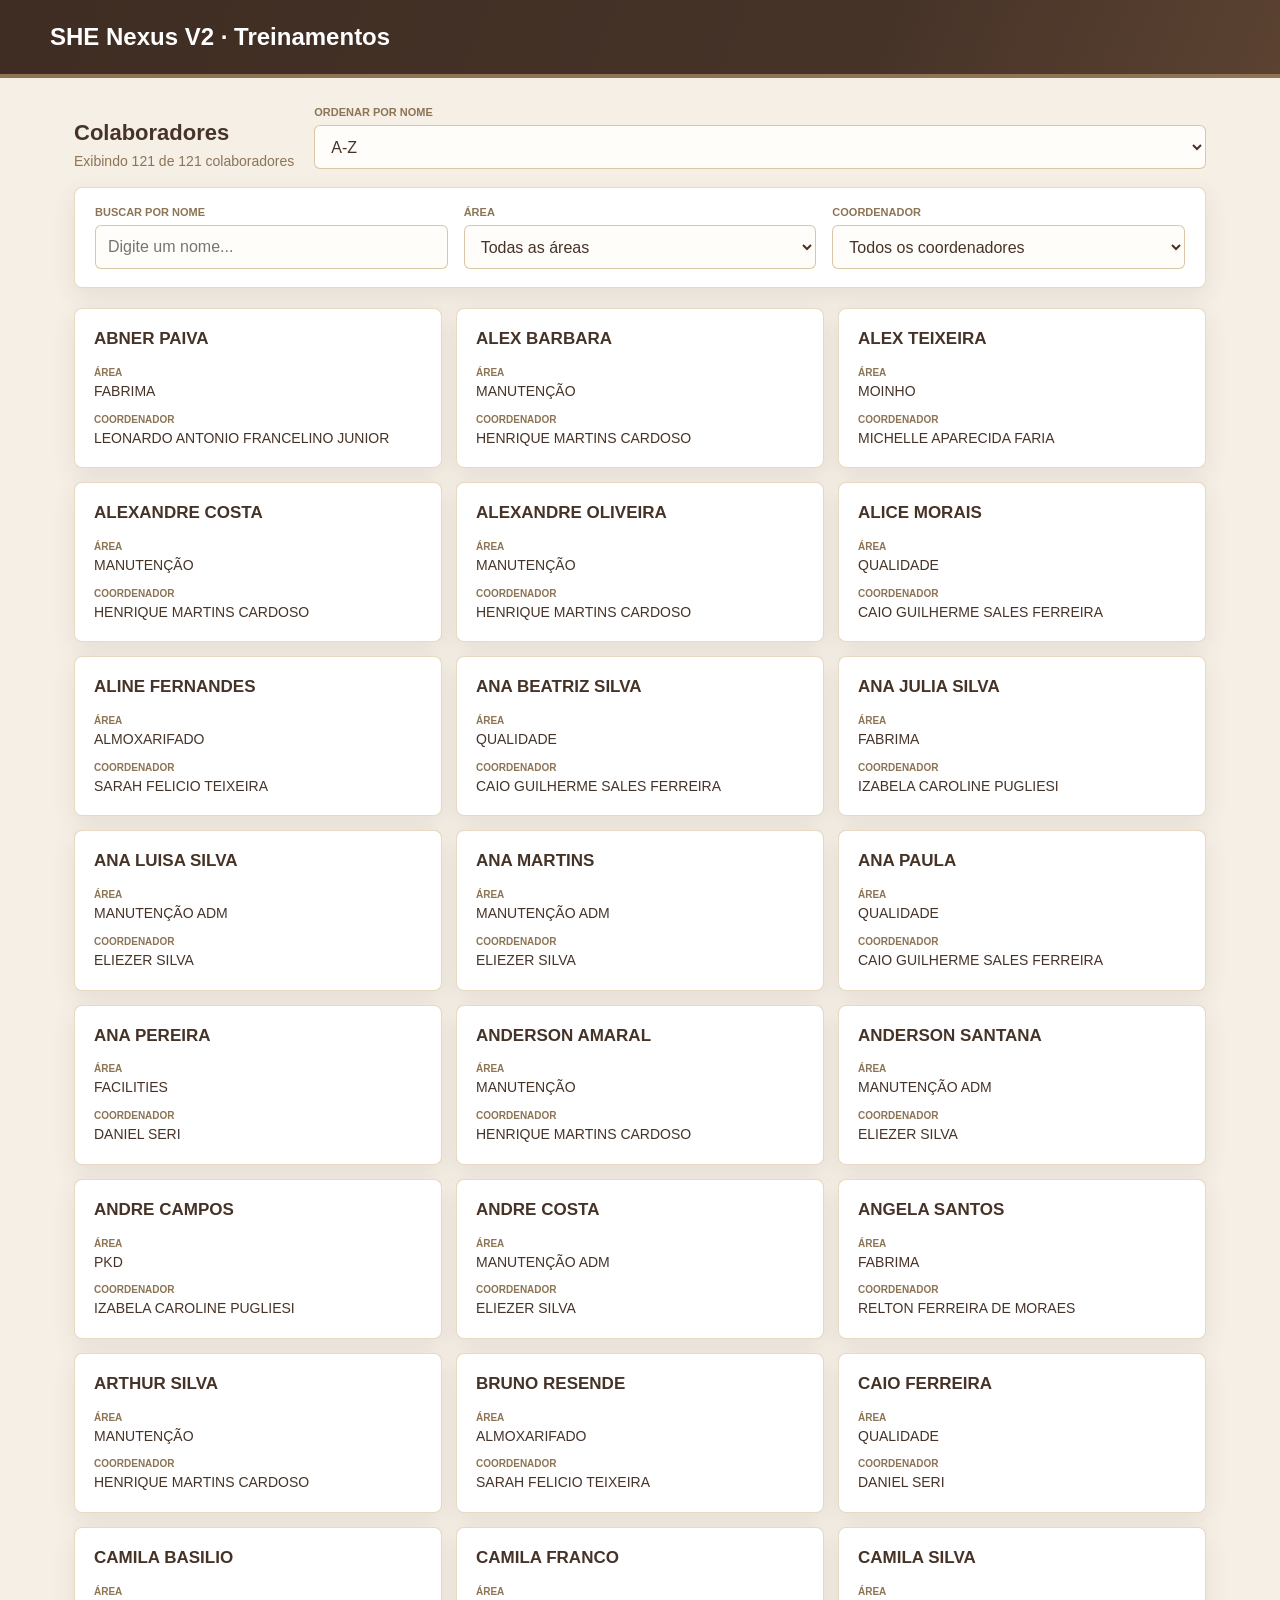
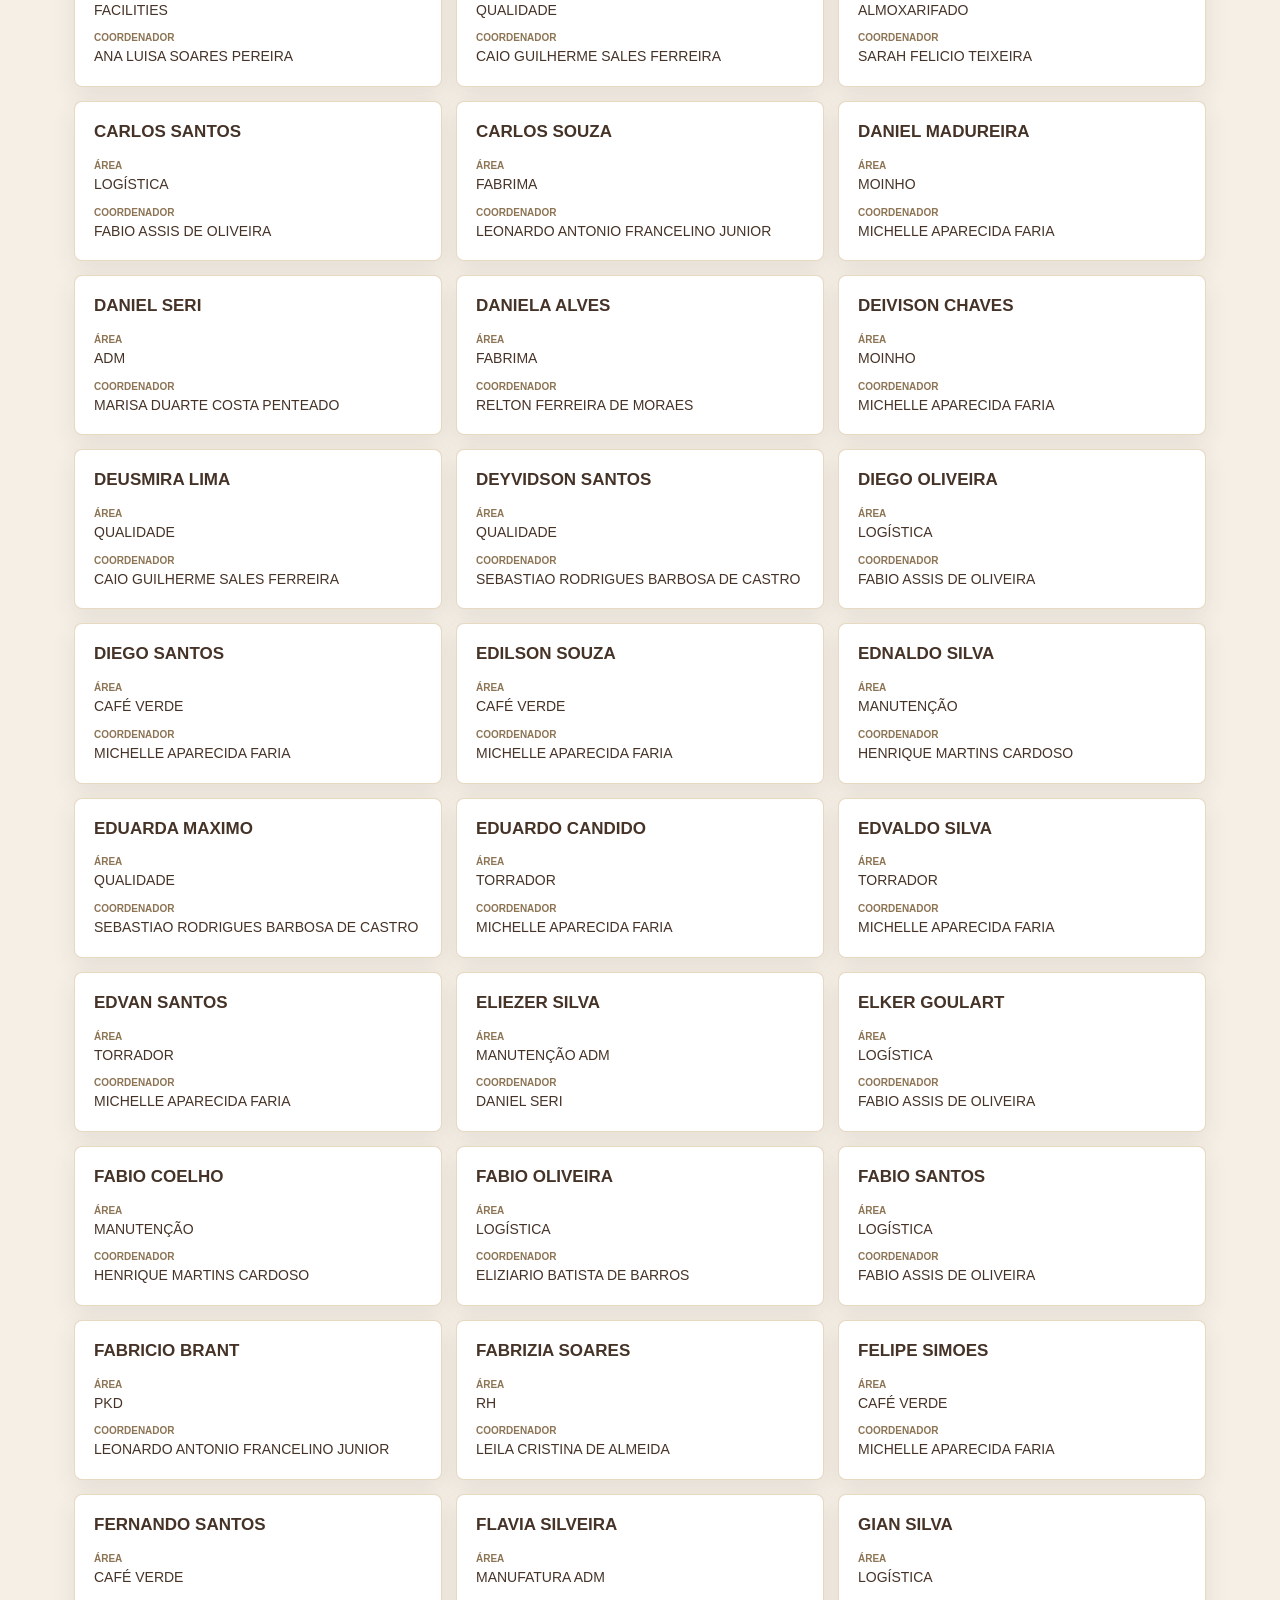
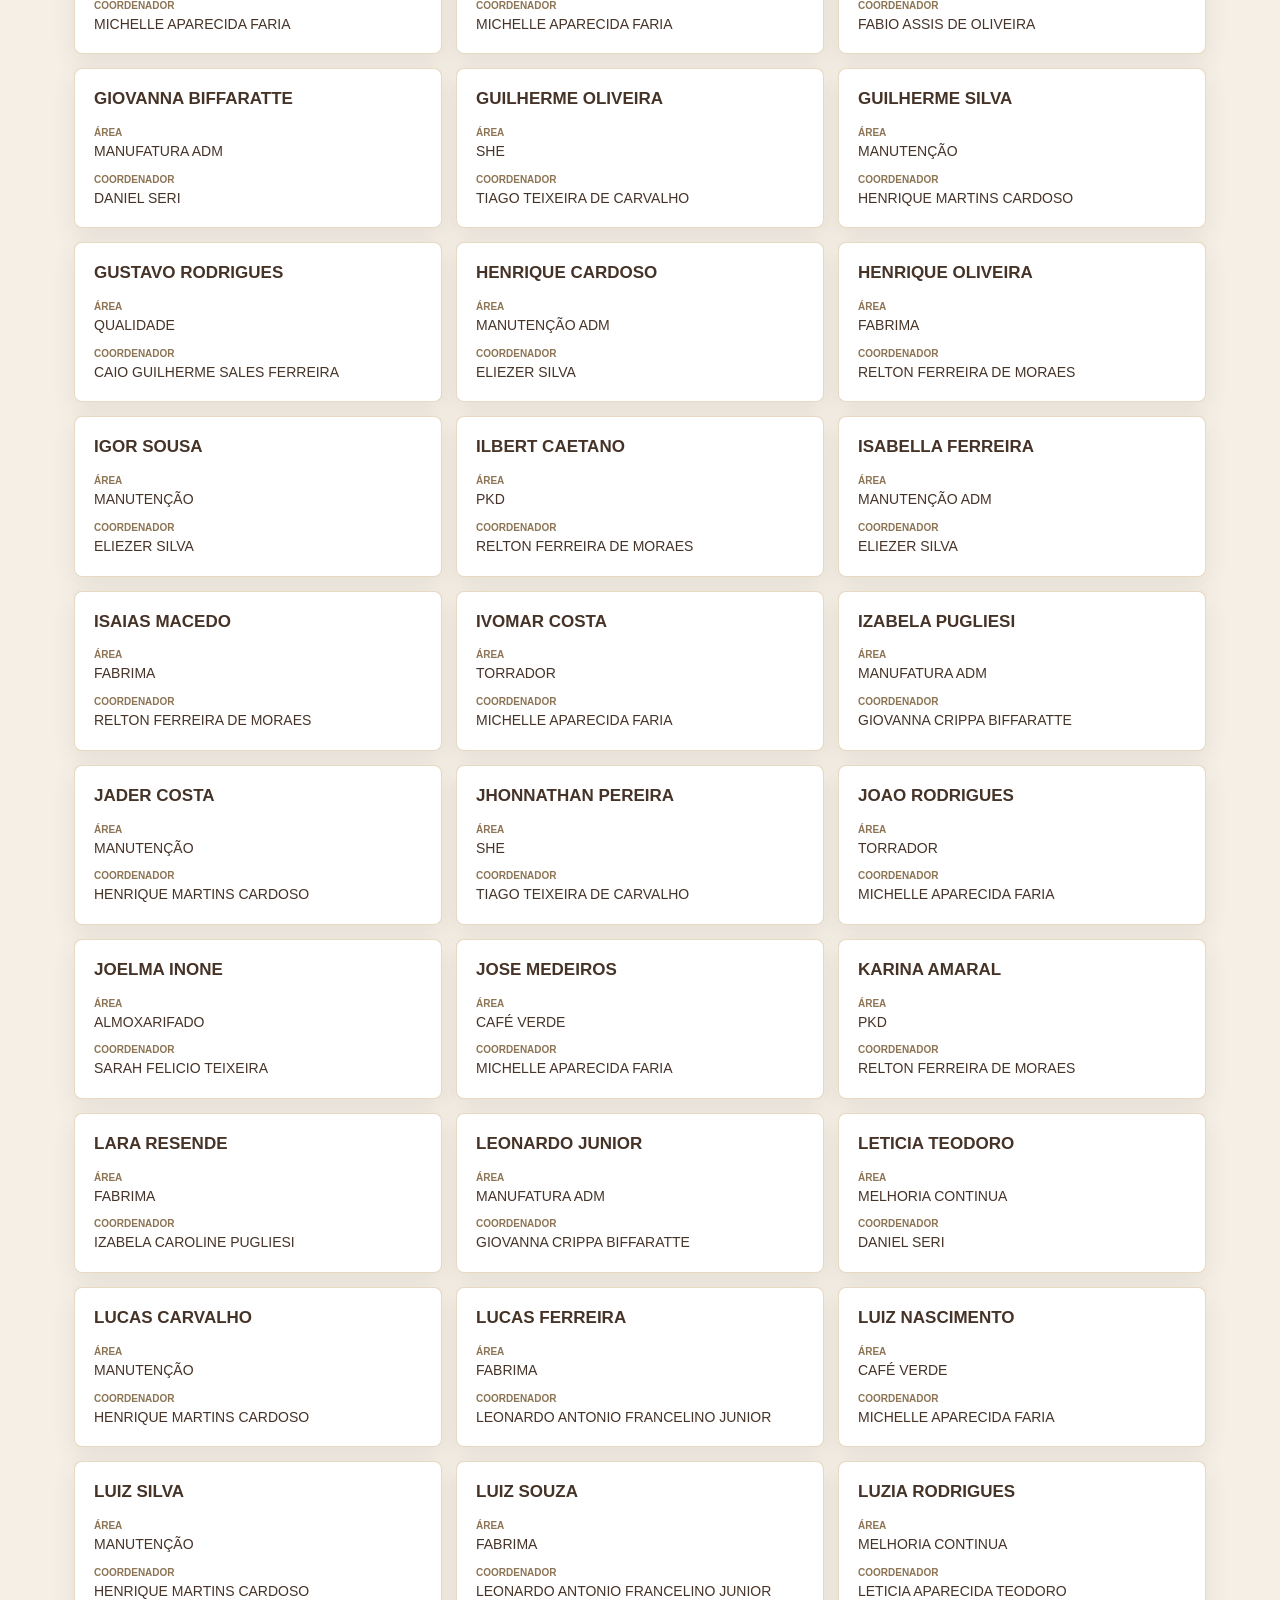
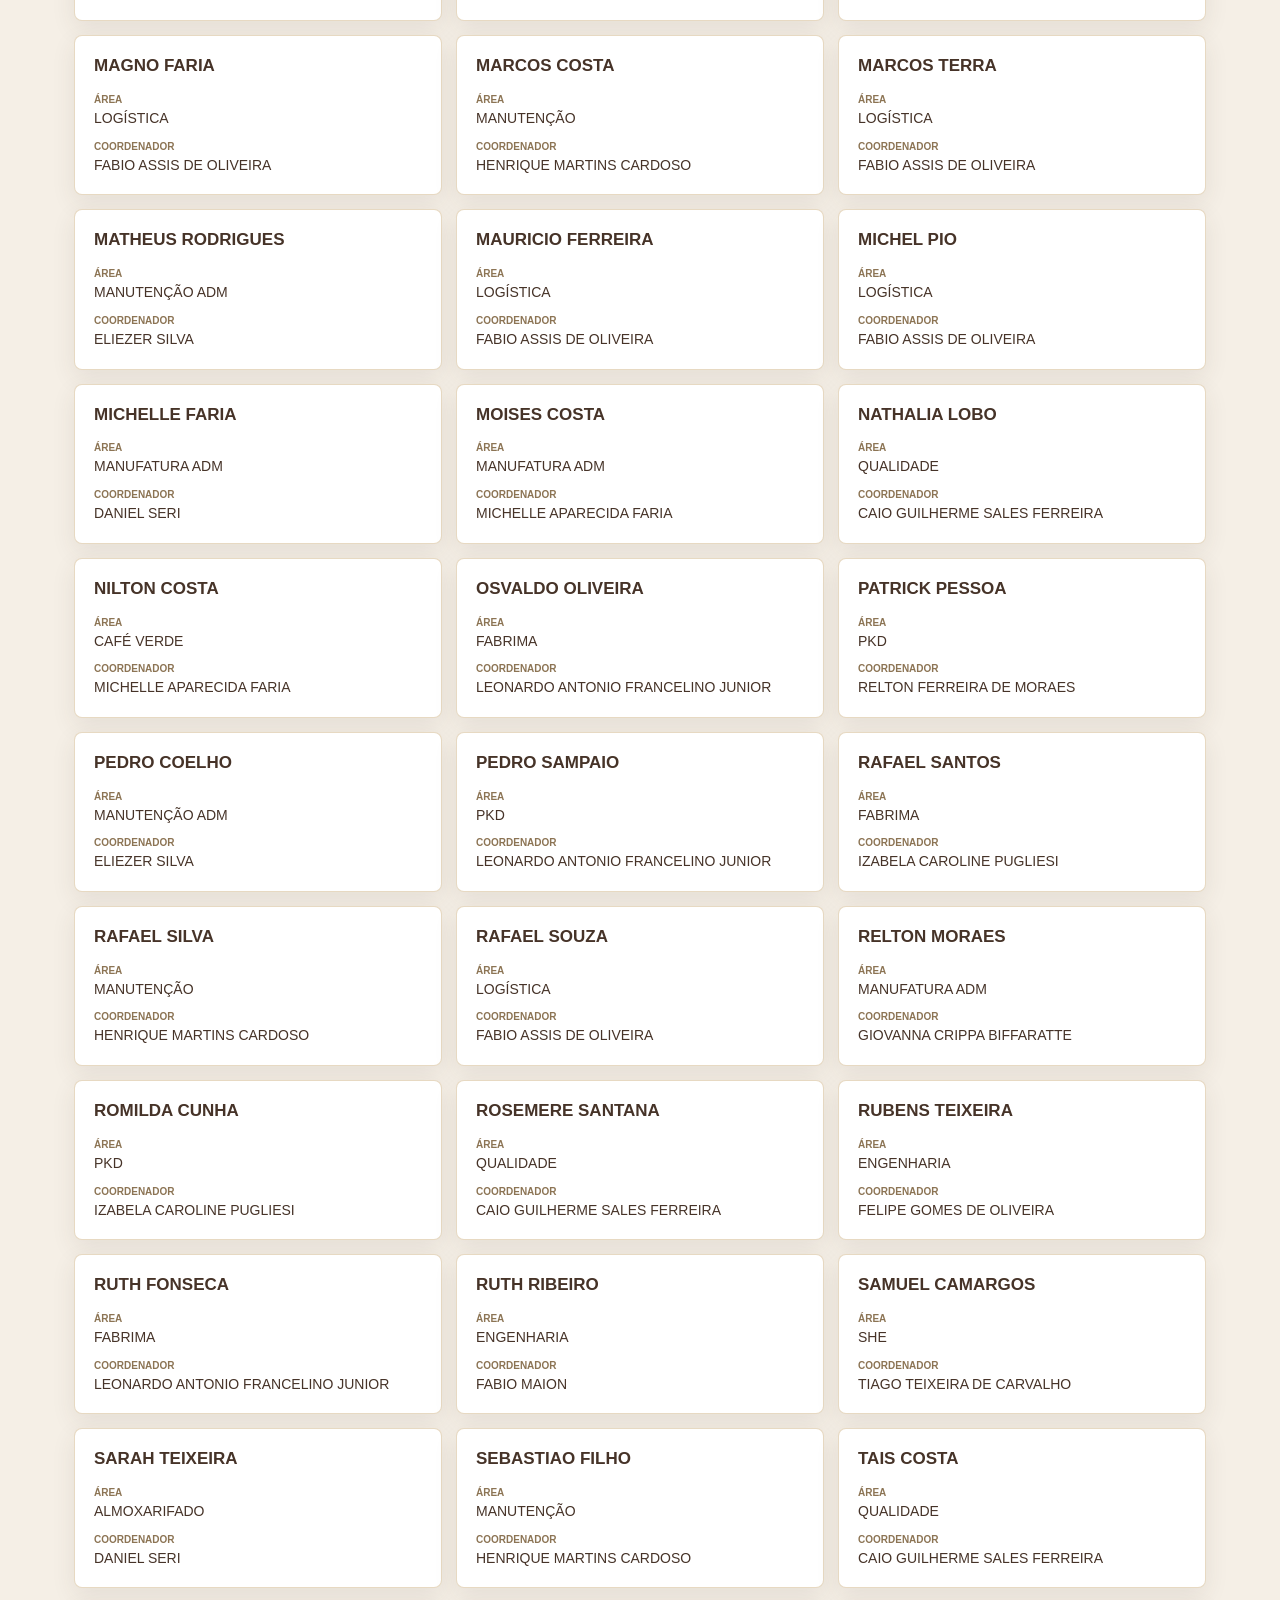
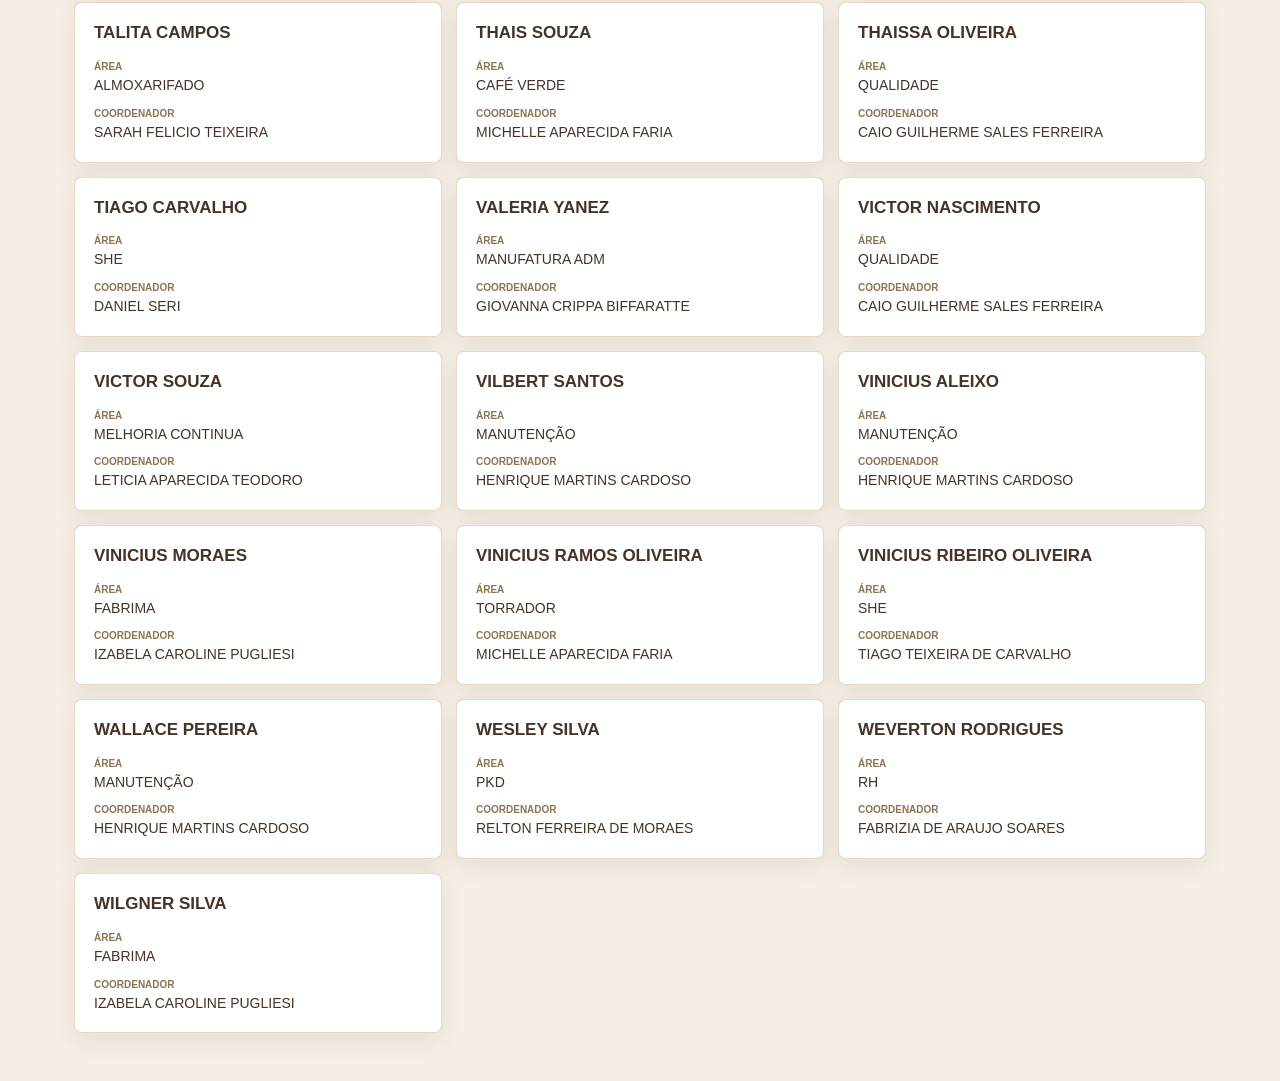
<file: index.html>
<!DOCTYPE html>
<html lang="pt-BR">
<head>
	<meta charset="UTF-8">
	<meta name="viewport" content="width=device-width, initial-scale=1">
	<title>SHE Nexus V2 | Colaboradores</title>
	<link rel="stylesheet" href="./styles.css">
</head>
<body>
	<header class="header">
		<div class="header-inner">
			<h1>SHE Nexus V2 · Treinamentos</h1>
		</div>
	</header>

	<main class="directory-main">
		<section aria-labelledby="directoryTitle">
			<div class="directory-heading">
				<div>
					<h2 id="directoryTitle">Colaboradores</h2>
					<p class="directory-summary" id="directorySummary" aria-live="polite">Carregando dados...</p>
				</div>
				<div class="filter-group directory-sort">
					<label for="sortOrder">Ordenar por nome</label>
					<select id="sortOrder">
						<option value="az">A-Z</option>
						<option value="za">Z-A</option>
					</select>
				</div>
			</div>

			<div class="filters directory-filters" aria-label="Filtros de colaboradores">
				<div class="filter-group">
					<label for="nameSearch">Buscar por nome</label>
					<input id="nameSearch" type="search" placeholder="Digite um nome..." autocomplete="off">
				</div>
				<div class="filter-group">
					<label for="areaFilter">Área</label>
					<select id="areaFilter">
						<option value="">Todas as áreas</option>
					</select>
				</div>
				<div class="filter-group">
					<label for="coordinatorFilter">Coordenador</label>
					<select id="coordinatorFilter">
						<option value="">Todos os coordenadores</option>
					</select>
				</div>
			</div>

			<p class="directory-status" id="directoryStatus" role="status"></p>
			<div class="directory-grid" id="employeeList" aria-live="polite"></div>
		</section>
	</main>

	<script>
		const nameSearch = document.getElementById("nameSearch");
		const areaFilter = document.getElementById("areaFilter");
		const coordinatorFilter = document.getElementById("coordinatorFilter");
		const sortOrder = document.getElementById("sortOrder");
		const employeeList = document.getElementById("employeeList");
		const directorySummary = document.getElementById("directorySummary");
		const directoryStatus = document.getElementById("directoryStatus");
		const collator = new Intl.Collator("pt-BR", { sensitivity: "base" });
		let colaboradores = [];

		function normalizarTexto(valor) {
			return String(valor || "").trim().toLocaleLowerCase("pt-BR");
		}

		function preencherFiltro(select, valores, rotuloInicial) {
			const fragmento = document.createDocumentFragment();
			fragmento.append(new Option(rotuloInicial, ""));

			[...new Set(valores.filter(Boolean))]
				.sort((a, b) => collator.compare(a, b))
				.forEach(valor => fragmento.append(new Option(valor, valor)));

			select.replaceChildren(fragmento);
		}

		function criarLinkColaborador(colaborador) {
			const link = document.createElement("a");
			const arquivo = colaborador.NOME_ARQUIVO.trim();
			const arquivoHtml = arquivo.toLocaleLowerCase("pt-BR").endsWith(".html")
				? arquivo
				: `${arquivo}.html`;

			link.href = `./colaboradores/${encodeURIComponent(arquivoHtml)}`;
			link.textContent = colaborador.COLABORADOR_EXIBICAO || "Nome não informado";
			return link;
		}

		function criarCardColaborador(colaborador) {
			const card = document.createElement("article");
			const titulo = document.createElement("h3");
			const detalhes = document.createElement("dl");

			card.className = "card employee-card";
			titulo.append(criarLinkColaborador(colaborador));
			detalhes.className = "employee-details";

			[["Área", colaborador.AREA], ["Coordenador", colaborador.COORDENADOR]]
				.forEach(([rotulo, valor]) => {
					const grupo = document.createElement("div");
					const termo = document.createElement("dt");
					const definicao = document.createElement("dd");

					termo.textContent = rotulo;
					definicao.textContent = valor || "Não informado";
					grupo.append(termo, definicao);
					detalhes.append(grupo);
				});

			card.append(titulo, detalhes);
			return card;
		}

		function renderizarColaboradores() {
			const busca = normalizarTexto(nameSearch.value);
			const areaSelecionada = areaFilter.value;
			const coordenadorSelecionado = coordinatorFilter.value;
			const direcao = sortOrder.value === "za" ? -1 : 1;

			const filtrados = colaboradores
				.filter(colaborador => {
					return normalizarTexto(colaborador.COLABORADOR_EXIBICAO).includes(busca)
						&& (!areaSelecionada || colaborador.AREA === areaSelecionada)
						&& (!coordenadorSelecionado || colaborador.COORDENADOR === coordenadorSelecionado);
				})
				.sort((a, b) => {
					const comparacaoNome = collator.compare(a.COLABORADOR_EXIBICAO, b.COLABORADOR_EXIBICAO);
					return comparacaoNome === 0
						? collator.compare(a.IDFIXO, b.IDFIXO)
						: comparacaoNome * direcao;
				});

			const fragmento = document.createDocumentFragment();
			filtrados.forEach(colaborador => fragmento.append(criarCardColaborador(colaborador)));
			employeeList.replaceChildren(fragmento);

			directorySummary.textContent = `Exibindo ${filtrados.length} de ${colaboradores.length} colaboradores`;
			directoryStatus.textContent = filtrados.length ? "" : "Nenhum colaborador encontrado para esses filtros.";
		}

		function agruparColaboradores(registros) {
			const grupos = new Map();

			registros.forEach(registro => {
				const id = String(registro.IDFIXO || "").trim();
				if (!id) return;

				if (!grupos.has(id)) {
					grupos.set(id, {
						IDFIXO: id,
						COLABORADOR_EXIBICAO: registro.COLABORADOR_EXIBICAO || "",
						AREA: registro.AREA || "",
						COORDENADOR: registro.COORDENADOR || "",
						NOME_ARQUIVO: registro.NOME_ARQUIVO || ""
					});
				}
			});

			return [...grupos.values()];
		}

		nameSearch.addEventListener("input", renderizarColaboradores);
		areaFilter.addEventListener("change", renderizarColaboradores);
		coordinatorFilter.addEventListener("change", renderizarColaboradores);
		sortOrder.addEventListener("change", renderizarColaboradores);

		fetch("./dados.json")
			.then(response => {
				if (!response.ok) throw new Error("Não foi possível carregar os dados.");
				return response.json();
			})
			.then(registros => {
				colaboradores = agruparColaboradores(registros);
				preencherFiltro(areaFilter, colaboradores.map(item => item.AREA), "Todas as áreas");
				preencherFiltro(coordinatorFilter, colaboradores.map(item => item.COORDENADOR), "Todos os coordenadores");
				renderizarColaboradores();
			})
			.catch(() => {
				directorySummary.textContent = "Os colaboradores não puderam ser carregados.";
				directoryStatus.textContent = "Verifique se dados.json está disponível e tente novamente.";
			});
	</script>
</body>
</html>
</file>
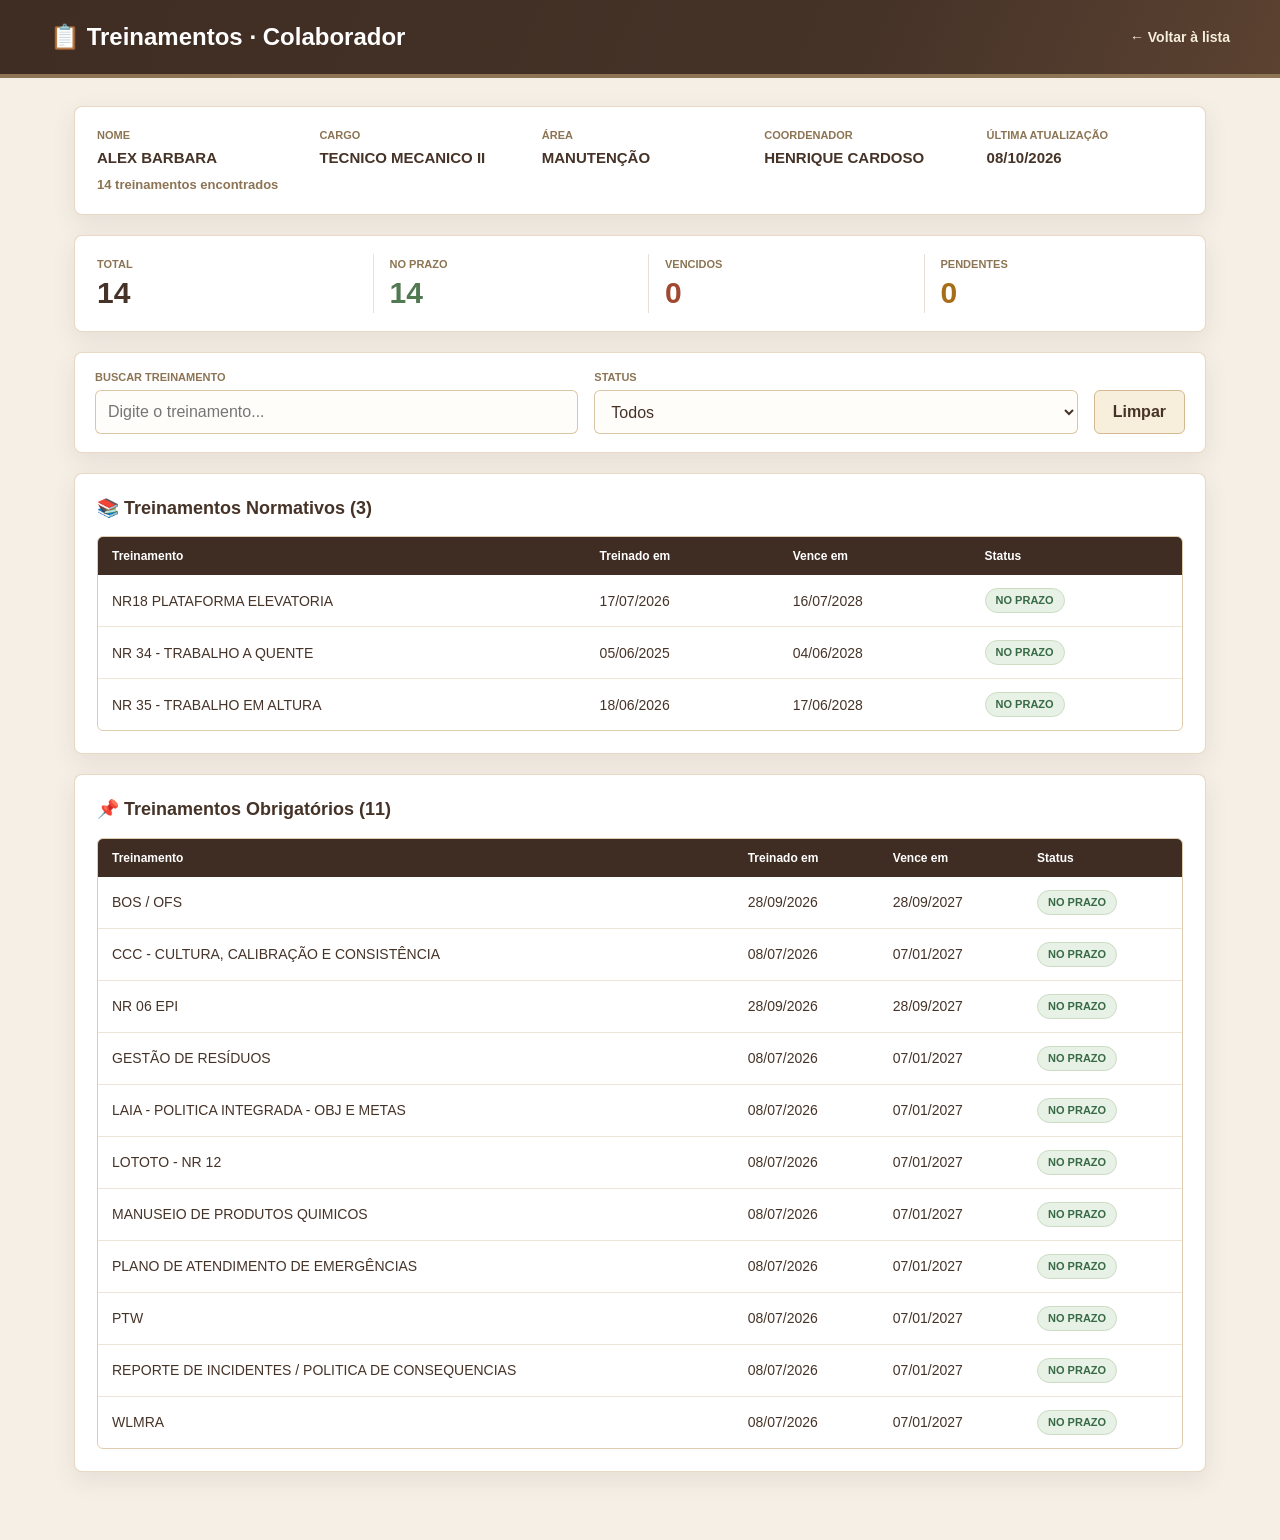
<file: colaboradores/188_ALEX_BARBARA.html>
<!DOCTYPE html>
<html lang="pt-BR">

<head>
<meta charset="UTF-8">
<meta name="viewport" content="width=device-width, initial-scale=1">

<title>SHE Nexus V2</title>

<link rel="stylesheet" href="../styles.css">

</head>

<body>

<header class="header">
    <div class="header-inner">
        <h1>📋 Treinamentos · Colaborador</h1>
        <a href="../index.html">← Voltar à lista</a>
    </div>
</header>

<main id="resultado"></main>

<script src="../app.js" defer></script>

</body>

</html>
</file>
<file: styles.css>
:root {
    color-scheme: light;
    font-family: "Segoe UI", Arial, sans-serif;
    color: #463328;
    background: #f5efe6;
    font-synthesis: none;
    text-rendering: optimizeLegibility;
    --ink: #463328;
    --muted: #8c7454;
    --line: #e8dcc8;
    --surface: #ffffff;
    --brown-primary: #463328;
    --brown-dark: #3f2c22;
    --mocha: #8c7454;
    --latte: #d3ba91;
    --ambition: #a04830;
    --freedom: #cc902d;
    --crema: #f7eedc;
    --page-bg: #f5efe6;
    --shadow: 0 8px 24px rgba(70, 51, 40, 0.09);
}

* {
    box-sizing: border-box;
}

body {
    min-width: 320px;
    margin: 0;
    background: var(--page-bg);
}

.header {
    padding: 22px max(24px, calc((100% - 1180px) / 2));
    color: #fff;
    background: linear-gradient(112deg, #3f2c22, #463328 68%, #5b4231);
    border-bottom: 4px solid var(--mocha);
}

.header-inner {
    display: flex;
    align-items: center;
    justify-content: space-between;
    gap: 20px;
    max-width: 1180px;
    margin: 0 auto;
}

.header h1 {
    margin: 0;
    font-size: 24px;
    line-height: 1.25;
}

.header a {
    flex: 0 0 auto;
    color: var(--crema);
    font-size: 14px;
    font-weight: 650;
    text-decoration: none;
}

.header a:hover,
.header a:focus-visible {
    color: #fff;
    text-decoration: underline;
    text-underline-offset: 4px;
}

#resultado {
    width: min(1180px, 100%);
    margin: 0 auto;
    padding: 28px 24px 48px;
}

.directory-main {
    width: min(1180px, 100%);
    margin: 0 auto;
    padding: 28px 24px 48px;
}

.directory-heading {
    display: flex;
    align-items: end;
    justify-content: space-between;
    gap: 20px;
    margin-bottom: 18px;
}

.directory-heading h2 {
    margin: 0;
    color: var(--brown-primary);
    font-size: 22px;
}

.directory-summary {
    margin: 7px 0 0;
    color: var(--muted);
    font-size: 14px;
}

.directory-sort {
    flex: 0 1 210px;
}

.directory-filters {
    margin-bottom: 14px;
}

.directory-grid {
    display: grid;
    grid-template-columns: repeat(auto-fill, minmax(min(100%, 280px), 1fr));
    gap: 14px;
}

.directory-grid > .employee-card {
    min-width: 0;
    margin: 0;
    padding: 19px;
}

.employee-card h3 {
    margin: 0 0 16px;
    font-size: 17px;
    line-height: 1.35;
    overflow-wrap: anywhere;
}

.employee-card h3 a {
    color: var(--brown-primary);
    text-decoration: none;
}

.employee-card h3 a:hover,
.employee-card h3 a:focus-visible {
    color: var(--ambition);
    text-decoration: underline;
    text-underline-offset: 3px;
}

.employee-details {
    display: grid;
    gap: 12px;
    margin: 0;
}

.employee-details dt {
    margin-bottom: 4px;
    color: var(--mocha);
    font-size: 10px;
    font-weight: 750;
    text-transform: uppercase;
}

.employee-details dd {
    margin: 0;
    color: var(--ink);
    font-size: 14px;
    line-height: 1.4;
    overflow-wrap: anywhere;
}

.directory-status {
    margin: 0 0 14px;
    color: var(--muted);
    font-size: 14px;
}

.card,
.section,
.filters {
    margin-bottom: 20px;
    padding: 22px;
    background: var(--surface);
    border: 1px solid rgba(211, 186, 145, 0.55);
    border-radius: 8px;
    box-shadow: var(--shadow);
}

.info-grid {
    display: grid;
    grid-template-columns: repeat(auto-fit, minmax(min(100%, 190px), 1fr));
    gap: 22px 26px;
}

.info-item {
    display: flex;
    min-width: 0;
    flex-direction: column;
    gap: 6px;
}

.info-item > span {
    color: var(--muted);
    font-size: 11px;
    font-weight: 750;
    text-transform: uppercase;
}

.info-item > strong {
    color: var(--ink);
    font-size: 15px;
    line-height: 1.4;
    overflow-wrap: anywhere;
}

.training-count {
    margin-top: 3px;
    color: var(--muted);
    font-size: 13px;
    font-weight: 600;
}

.stats-card {
    padding: 18px 22px;
    background: var(--surface);
    border-color: rgba(211, 186, 145, 0.55);
}

.stats-card .info-grid {
    grid-template-columns: repeat(4, minmax(0, 1fr));
    gap: 16px;
}

.stats-card .info-item {
    padding: 4px 16px;
    border-left: 1px solid rgba(140, 116, 84, 0.22);
}

.stats-card .info-item:first-child {
    padding-left: 0;
    border-left: 0;
}

.stats-card .info-item > span {
    color: var(--mocha);
}

.stats-card .stats strong {
    color: var(--brown-primary);
    font-size: 30px;
    line-height: 1.1;
    font-variant-numeric: tabular-nums;
}

.stats-card .stat-total strong {
    color: var(--brown-primary);
}

.stats-card .stat-good strong {
    color: #527a52;
}

.stats-card .stat-overdue strong {
    color: var(--ambition);
}

.stats-card .stat-pending strong {
    color: #a66e18;
}

.filters {
    display: flex;
    align-items: end;
    flex-wrap: wrap;
    gap: 16px;
    padding: 18px 20px;
}

.filter-group {
    display: flex;
    min-width: 0;
    flex: 1 1 240px;
    flex-direction: column;
    gap: 7px;
}

.filter-group label {
    color: var(--muted);
    font-size: 11px;
    font-weight: 750;
    text-transform: uppercase;
}

.filter-group input,
.filter-group select {
    width: 100%;
    min-height: 44px;
    padding: 10px 12px;
    color: var(--ink);
    background: #fffdfa;
    border: 1px solid rgba(211, 186, 145, 0.8);
    border-radius: 6px;
    font: inherit;
}

.filter-group input:focus,
.filter-group select:focus {
    outline: 3px solid rgba(160, 72, 48, 0.14);
    border-color: var(--ambition);
}

.btn-limpar {
    min-height: 44px;
    padding: 10px 18px;
    color: var(--brown-primary);
    background: var(--crema);
    border: 1px solid var(--latte);
    border-radius: 6px;
    cursor: pointer;
    font: inherit;
    font-weight: 700;
}

.btn-limpar:hover,
.btn-limpar:focus-visible {
    background: #efe1c7;
}

.section h2 {
    margin: 0 0 16px;
    color: var(--ink);
    font-size: 18px;
    line-height: 1.35;
}

.table-scroll {
    overflow-x: auto;
    border: 1px solid rgba(211, 186, 145, 0.72);
    border-radius: 6px;
}

.training-total {
    font-variant-numeric: tabular-nums;
}

table {
    width: 100%;
    border-collapse: collapse;
    text-align: left;
}

th {
    padding: 12px 14px;
    color: #fff;
    background: var(--brown-dark);
    font-size: 12px;
    font-weight: 700;
    white-space: nowrap;
}

td {
    padding: 13px 14px;
    border-bottom: 1px solid #eee5d7;
    font-size: 14px;
}

tbody tr:last-child td {
    border-bottom: 0;
}

tbody tr:hover {
    background: #fbf6eb;
}

.badge {
    display: inline-flex;
    align-items: center;
    min-height: 25px;
    padding: 4px 10px;
    border: 1px solid transparent;
    border-radius: 999px;
    font-size: 11px;
    font-weight: 800;
    line-height: 1.2;
    white-space: nowrap;
}

.ok {
    color: #376a47;
    background: #e8f1e5;
    border-color: #cbdcc3;
}

.vencido {
    color: #963f2b;
    background: #f8e7e1;
    border-color: #ebc9bd;
}

.pendente {
    color: #8c5d16;
    background: #fbf0d7;
    border-color: #ead7aa;
}

.empty-state {
    margin-bottom: 20px;
    padding: 22px;
    color: var(--muted);
    background: var(--crema);
    border: 1px dashed var(--latte);
    border-radius: 8px;
    text-align: center;
}

@media (max-width: 640px) {
    .header {
        padding: 18px 16px;
    }

    .header-inner {
        align-items: flex-start;
        flex-direction: column;
        gap: 12px;
    }

    .header h1 {
        font-size: 21px;
    }

    #resultado {
        padding: 18px 14px 32px;
    }

    .directory-main {
        padding: 20px 14px 32px;
    }

    .directory-heading {
        align-items: stretch;
        flex-direction: column;
        gap: 14px;
    }

    .directory-sort {
        flex-basis: auto;
    }

    .card,
    .section {
        padding: 17px;
    }

    .stats-card {
        padding: 16px;
    }

    .stats-card .info-grid {
        grid-template-columns: repeat(2, minmax(0, 1fr));
        gap: 18px 8px;
    }

    .stats-card .info-item {
        padding: 0 10px;
    }

    .stats-card .info-item:nth-child(odd) {
        padding-left: 0;
        border-left: 0;
    }

    .filters {
        align-items: stretch;
        padding: 16px;
    }

    .filter-group {
        flex-basis: 100%;
    }

    .btn-limpar {
        width: 100%;
    }

    th,
    td {
        padding: 11px 12px;
    }
}

@media (max-width: 767px) {
    .table-scroll {
        max-height: 60vh;
        overflow: auto;
        scroll-behavior: smooth;
        overscroll-behavior: contain;
    }

    table {
        min-width: 680px;
    }

    th,
    td {
        white-space: nowrap;
    }

    th {
        position: sticky;
        top: 0;
        z-index: 1;
    }
}
</file>
